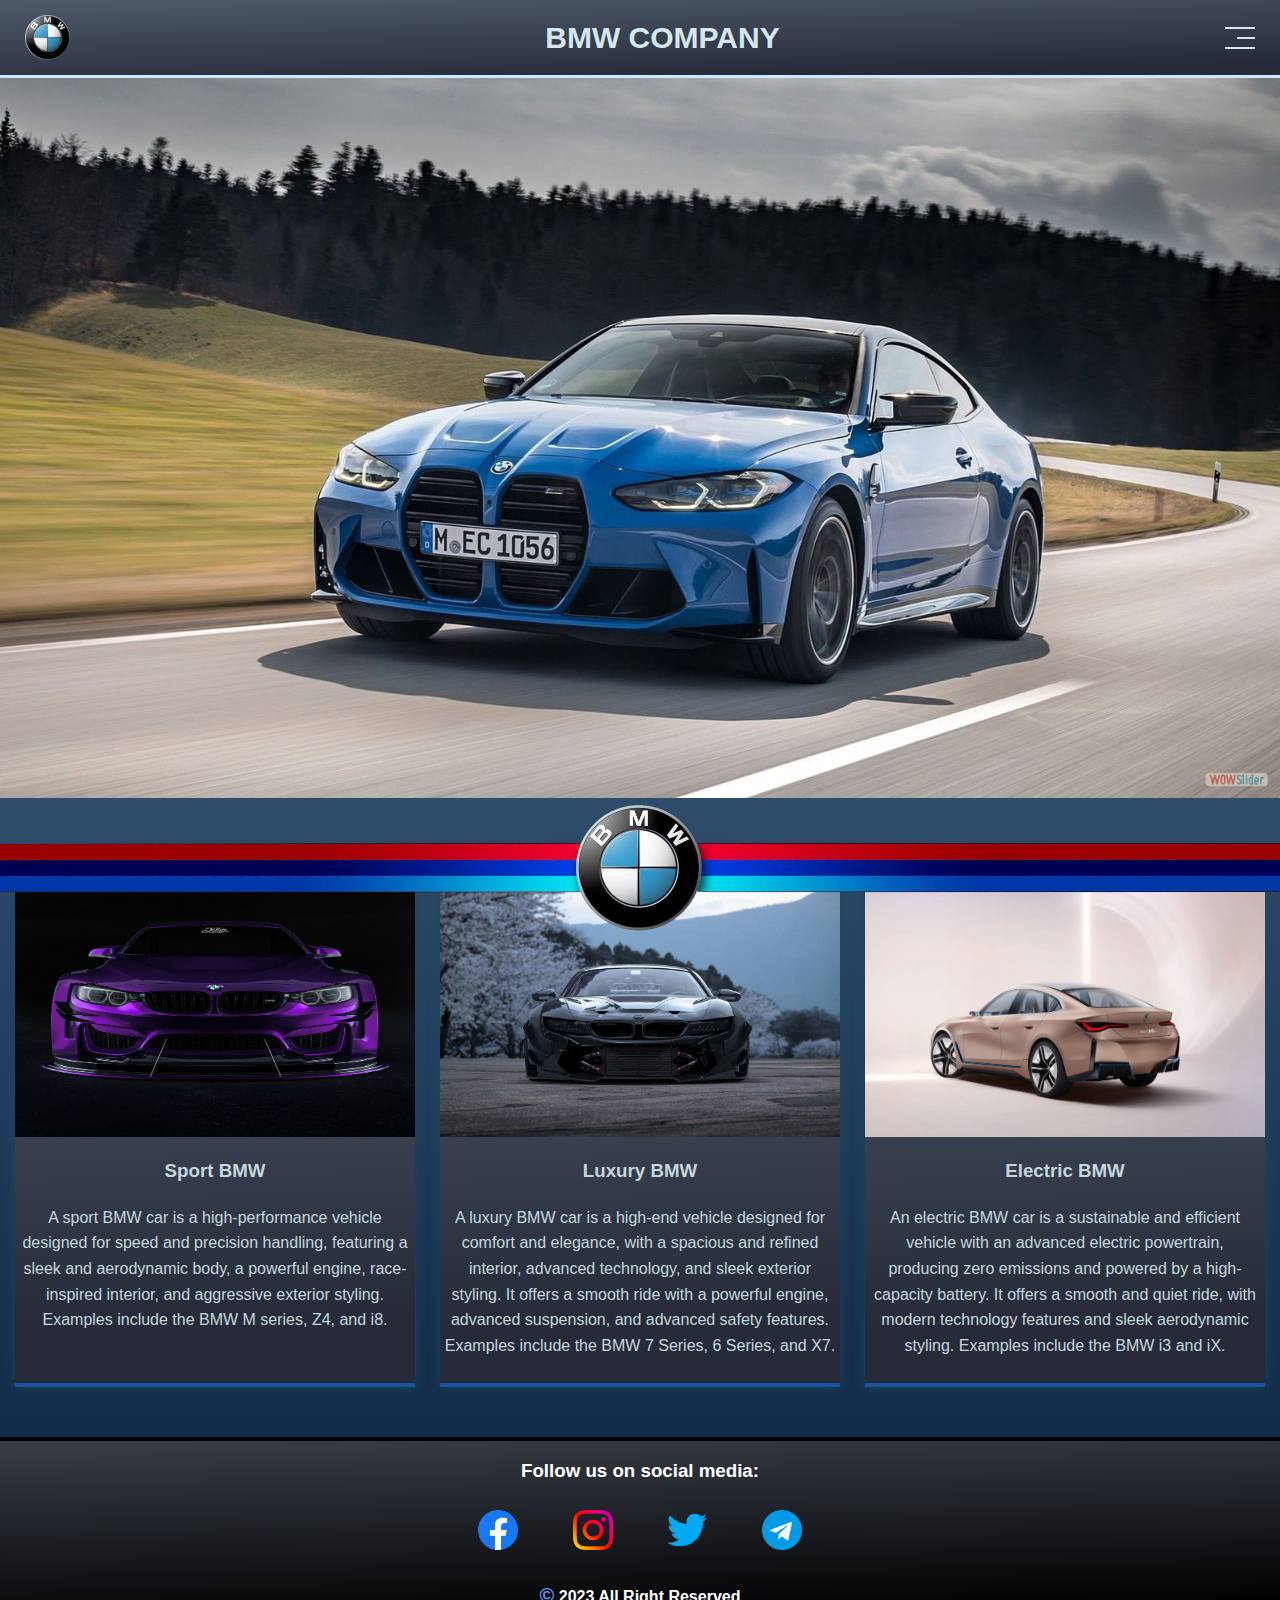
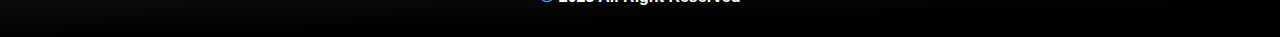
<file: index.html>
<!-- 
	This is the main page of my web site (BMW company) that have a wowslider with attractive 
	car images and then three sections every one talk about a specific category in BMW
	sports and etc. So my web site generally just talk about BMW and the categories of 
	it. It may be developed to be a store that sales all these types of cars
 -->
<!DOCTYPE html>
<html lang="en">
	<head>
		<meta charset="UTF-8">
		<meta name="viewport" content="width=device-width, initial-scale=1.0">
		<meta http-equiv="X-UA-Compatible" content="IE=edge">
		<link rel="stylesheet" href="css/style.css">
		<link rel="icon" href="imgs/bmw.ico">
		<title>BMW Comapny</title>

		<!-- Start WOWSlider.com HEAD section --> <!-- add to the <head> of your page -->
		<link rel="stylesheet" href="engine0/style.css">
		<script src="engine0/jquery.js"></script>
		<!-- End WOWSlider.com HEAD section --></head>
	<body>
		<header>
			<div>
			<img class="icon" src="imgs/bmw.ico" alt="BMW Logo">
			<h1>BMW COMPANY</h1>
			<nav>
				<span class="navshort">
					<span></span>
					<span></span>
					<span></span>
				</span>
				<ul>
					<li class="li1"><a href="pages/about.html" title="Go to about us">About Us</a></li>
					<li class="li2"><a href="pages/comments.html" title="Go to comments">Comments</a></li>
					<li class="li3"><a href="pages/car-shop.html" title="Go to car shop">Car Shop</a></li>
				</ul>
			</nav>
			</div>
		</header>
		
		<!-- Start WOWSlider.com BODY section --> <!-- add to the <body> of your page -->
		<div id="wowslider-container0">
			<div class="ws_images">
				<ul>
					<li><img src="data0/images/pxfuel_3.jpg" alt="BMW Car Image1" title="BMW Car Image1" id="wows0_0"></li>
					<li><img src="data0/images/pxfuel_2.jpg" alt="BMW Car Image2" title="BMW Car Image2" id="wows0_1"></li>
					<li><img src="data0/images/wallpaperflare.com_wallpaper.jpg" alt="BMW Car Image3" title="BMW Car Image3" id="wows0_2"></li>
					<li><img src="data0/images/pxfuel.jpg" alt="BMW Car Image4" title="BMW Car Image4" id="wows0_3"></li>
					<li><img src="data0/images/photoboardsaogg6vbdoncunsplash.jpg" alt="BMW Car Image5" title="BMW Car Image5" id="wows0_4"></li>
					<li><img src="data0/images/philippeourselzoposytt_gmunsplash.jpg" alt="BMW Car Image6" title="BMW Car Image6" id="wows0_5"></li>
					<li><img src="data0/images/artiomvallatfn5cvlpajfaunsplash.jpg" alt="BMW Car Image7" title="BMW Car Image7" id="wows0_6"></li>
					<li><img src="data0/images/9438734.jpg" alt="BMW Car Image8" title="BMW Car Image8" id="wows0_7"></li>
					<li><img src="data0/images/9766647.jpg" alt="BMW Car Image9" title="BMW Car Image9" id="wows0_8"></li>
					<li><img src="data0/images/7841588.jpg" alt="BMW Car Image10" title="BMW Car Image10" id="wows0_9"></li>
					<li><img src="data0/images/9766557.jpg" alt="BMW Car Image11" title="BMW Car Image11" id="wows0_10"></li>
					<li><img src="data0/images/9766545_1.jpg" alt="BMW Car Image12" title="BMW Car Image12" id="wows0_11"></li>
					<li><img src="data0/images/9766505.jpg" alt="BMW Car Image14" title="BMW Car Image14" id="wows0_13"></li>
					<li><img src="data0/images/9261427.jpg" alt="BMW Car Image16" title="BMW Car Image16" id="wows0_15"></li>
					<li><img src="data0/images/9766417.jpg" alt="BMW Car Image17" title="BMW Car Image17" id="wows0_16"></li>
					<li><img src="data0/images/9766414.jpg" alt="BMW Car Image18" title="BMW Car Image18" id="wows0_17"></li>
					<li><img src="data0/images/7841566.jpg" alt="BMW Car Image19" title="BMW Car Image19" id="wows0_18"></li>
					<li><img src="data0/images/pxfuel_4.jpg" alt="BMW Car Image20" title="BMW Car Image20" id="wows0_20"></li>
				</ul>
			</div>
			<div class="ws_shadow"></div>
		</div>	
		<script src="engine0/wowslider.js"></script>
		<script src="engine0/script.js"></script>
		<!-- End WOWSlider.com BODY section -->
		
		<img class="img_sect" src="imgs/pxfuel(1).png" alt="BMW M Logo">
		<main>
			<section class="sect sect_one">
				<img src="imgs/sport.jpg" alt="Sport Cars">
				<h3>Sport BMW</h3>
				<p>
					A sport BMW car is a high-performance vehicle designed for speed and precision handling, 
					featuring a sleek and aerodynamic body, a powerful engine, race-inspired interior,
					and aggressive exterior styling. Examples include the BMW M series, Z4, and i8.
				</p>
			</section>
			<section class="sect sect_two">
				<img src="imgs/luxury.jpg" alt="Luxury Cars">
				<h3>Luxury BMW</h3>
				<p>
					A luxury BMW car is a high-end vehicle designed for comfort and elegance, with a 
					spacious and refined interior, advanced technology, and sleek exterior styling. 
					It offers a smooth ride with a powerful engine, advanced suspension, 
					and advanced safety features. Examples include the BMW 7 Series, 6 Series, and X7.
				</p>
			</section>
			<section class="sect sect_three">
				<img src="imgs/electric.jpg" alt="Electric Cars">
				<h3>Electric BMW</h3>
				<p>
					An electric BMW car is a sustainable and efficient vehicle with an advanced electric powertrain,
					producing zero emissions and powered by a high-capacity battery. It offers a smooth
					and quiet ride, with modern technology features and sleek aerodynamic styling. 
					Examples include the BMW i3 and iX.
				</p>
			</section>
		</main>
		<footer>
			<h3>Follow us on social media:</h3>
			<div class="social">
				<a href="https://www.facebook.com/" title="Facebook"><img src="imgs/facebook(1).png" alt="Facebook"></a>
				<a href="https://www.instagram.com" title="Instagrm"><img src="imgs/instagram(1).png" alt="Instagrm"></a>
				<a href="https://twitter.com" title="Twitter"><img src="imgs/twitter(1).png" alt="Twitter"></a>
				<a href="https://web.telegram.org" title="Telegram"><img src="imgs/telegram(1).png" alt="Telegram"></a>
			</div>
			<h4><span>&copy;</span> 2023 All Right Reserved</h4>
		</footer>
	</body>
</html>
</file>
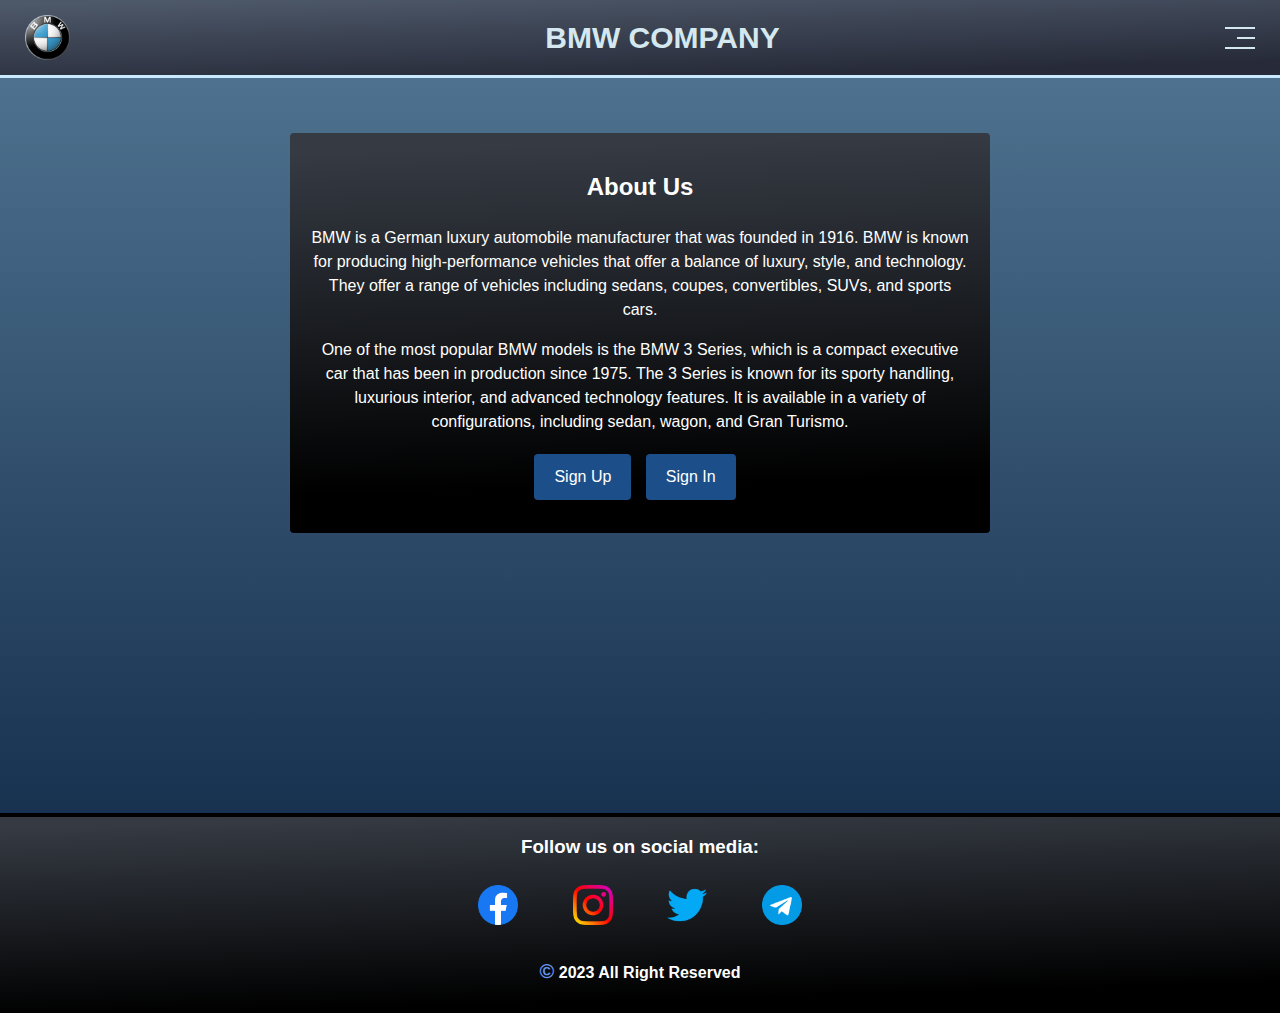
<file: pages/about.html>
<!--
  This page has information about the company in a small paragraph and two buttons 
  one if you have already account and the aother for new users if you click sing in 
  a form apear with to input form (email and password) and submit button to send info 
  and reset button and a button that lets you go back to the about us paragraph 
  ... if you do not have an account choose sing up to create a new one that you will 
  fill the requested fields
-->
<!DOCTYPE html>
<html lang="en">
  <head>
    <meta charset="UTF-8">
    <meta name="viewport" content="width=device-width, initial-scale=1.0">
    <meta http-equiv="X-UA-Compatible" content="IE=edge">
    <link rel="stylesheet" href="css/style-about.css">
    <link rel="icon" href="../imgs/bmw.ico">
    <title>About Us</title>
  </head>
  <body>
    <header>
      <div>
        <img class="icon" src="../imgs/bmw.ico" alt="BMW Logo">
        <h1>BMW COMPANY</h1>
        <nav>
          <span class="navshort">
            <span></span>
            <span></span>
            <span></span>
          </span>
          <ul>
            <li class="li1"><a href="../index.html" title="Go to home page">Home Page</a></li>
            <li class="li2"><a href="comments.html" title="Go to comments">Comments</a></li>
            <li class="li3"><a href="car-shop.html" title="Go to car shop">Car Shop</a></li>
          </ul>
        </nav>
      </div>
    </header>
    <main>
      <div class="card" id="cardj">
        <section class="Acontainer">
          <h2>About Us</h2>
          <p class="p1">
            BMW is a German luxury automobile manufacturer that was founded in 1916. 
            BMW is known for producing high-performance vehicles that offer a balance of luxury,
            style, and technology. They offer a range of vehicles including sedans, coupes, convertibles, 
            SUVs, and sports cars.
          </p>
          <p class="p2">
            One of the most popular BMW models is the BMW 3 Series, which is a compact executive
            car that has been in production since 1975. The 3 Series is known for its sporty handling,
            luxurious interior, and advanced technology features. It is available in a variety of
            configurations, including sedan, wagon, and Gran Turismo.
          </p>
          <div class="btn-container">
            <a href="#" class="btn" onclick="showForm('signup')">Sign Up</a>
            <a href="#" class="btn" onclick="showForm('signin')">Sign In</a>
          </div>
        </section>
        <div class="form-container form1" id="signupForm">
          <h2>Sing Up</h2>
          <form>
            <input type="text" placeholder="First Name" autofocus name="FirstName">
            <input type="text" placeholder="Last Name" name="LastName">
            <input type="date" name="Age">
            <input type="email" placeholder="Email" required name="Email">
            <input type="password" placeholder="Password" autocomplete="off" required name="Password" minlength="8" maxlength="20">
            <input type="password" placeholder="Confirm Password" autocomplete="off" required name="ConfirmedPassword" minlength="8" maxlength="20">
            <input type="submit" onclick="alert('Thanks for signing up')" name="signUp" value="Sign up">
            <input type="reset" value="Reset">
            <p>Have an account?<input type="button" onclick="BackToAboutUs()" value="Back"></p>
          </form>
        </div>
        <div class="form-container  form2" id="signinForm">
          <h2>Sing In</h2>
          <form>
            <input type="email" placeholder="Email" required name="Email">
            <input type="password" placeholder="Password" autocomplete="off" required name="Password" minlength="8" maxlength="20">
            <input type="submit" onclick="alert('Thanks for signing in')" name="signIn" value="Sign in">
            <input type="reset" value="Reset">
            <p>Have no account?<input type="button" onclick="BackToAboutUs()" value="Back"></p>
          </form>
        </div> 
      </div>    
    </main>
    <footer>
      <h3>Follow us on social media:</h3>
      <div class="social">
        <a href="https://www.facebook.com/" title="Facebook"><img src="../imgs/facebook(1).png" alt="Facebook"></a>
        <a href="https://www.instagram.com" title="Instagrm"><img src="../imgs/instagram(1).png" alt="Instagrm"></a>
        <a href="https://twitter.com" title="Twitter"><img src="../imgs/twitter(1).png" alt="Twitter"></a>
        <a href="https://web.telegram.org" title="Telegram"><img src="../imgs/telegram(1).png" alt="Telegram"></a>
      </div>
      <h4><span>&copy;</span> 2023 All Right Reserved</h4>
    </footer>
    <script>
      function showForm(formName) {
        var signupForm = document.getElementById('signupForm');
        var signinForm = document.getElementById('signinForm');
        var cardj = document.getElementById('cardj');

        if (formName === 'signup') {
          signupForm.style.display = 'block';  
          signinForm.style.display = 'none';
          cardj.style.transform = 'rotateY(180deg)';
        } 
        
        else if (formName === 'signin') {
          signinForm.style.display = 'block'; 
          signupForm.style.display = 'none';
          cardj.style.transform = 'rotateY(180deg)';
        }
      }

      function BackToAboutUs() {
        var cardj = document.getElementById('cardj');
        cardj.style.transform = 'rotateY(0deg)';
      }
    </script>
  </body>
</html>
</file>
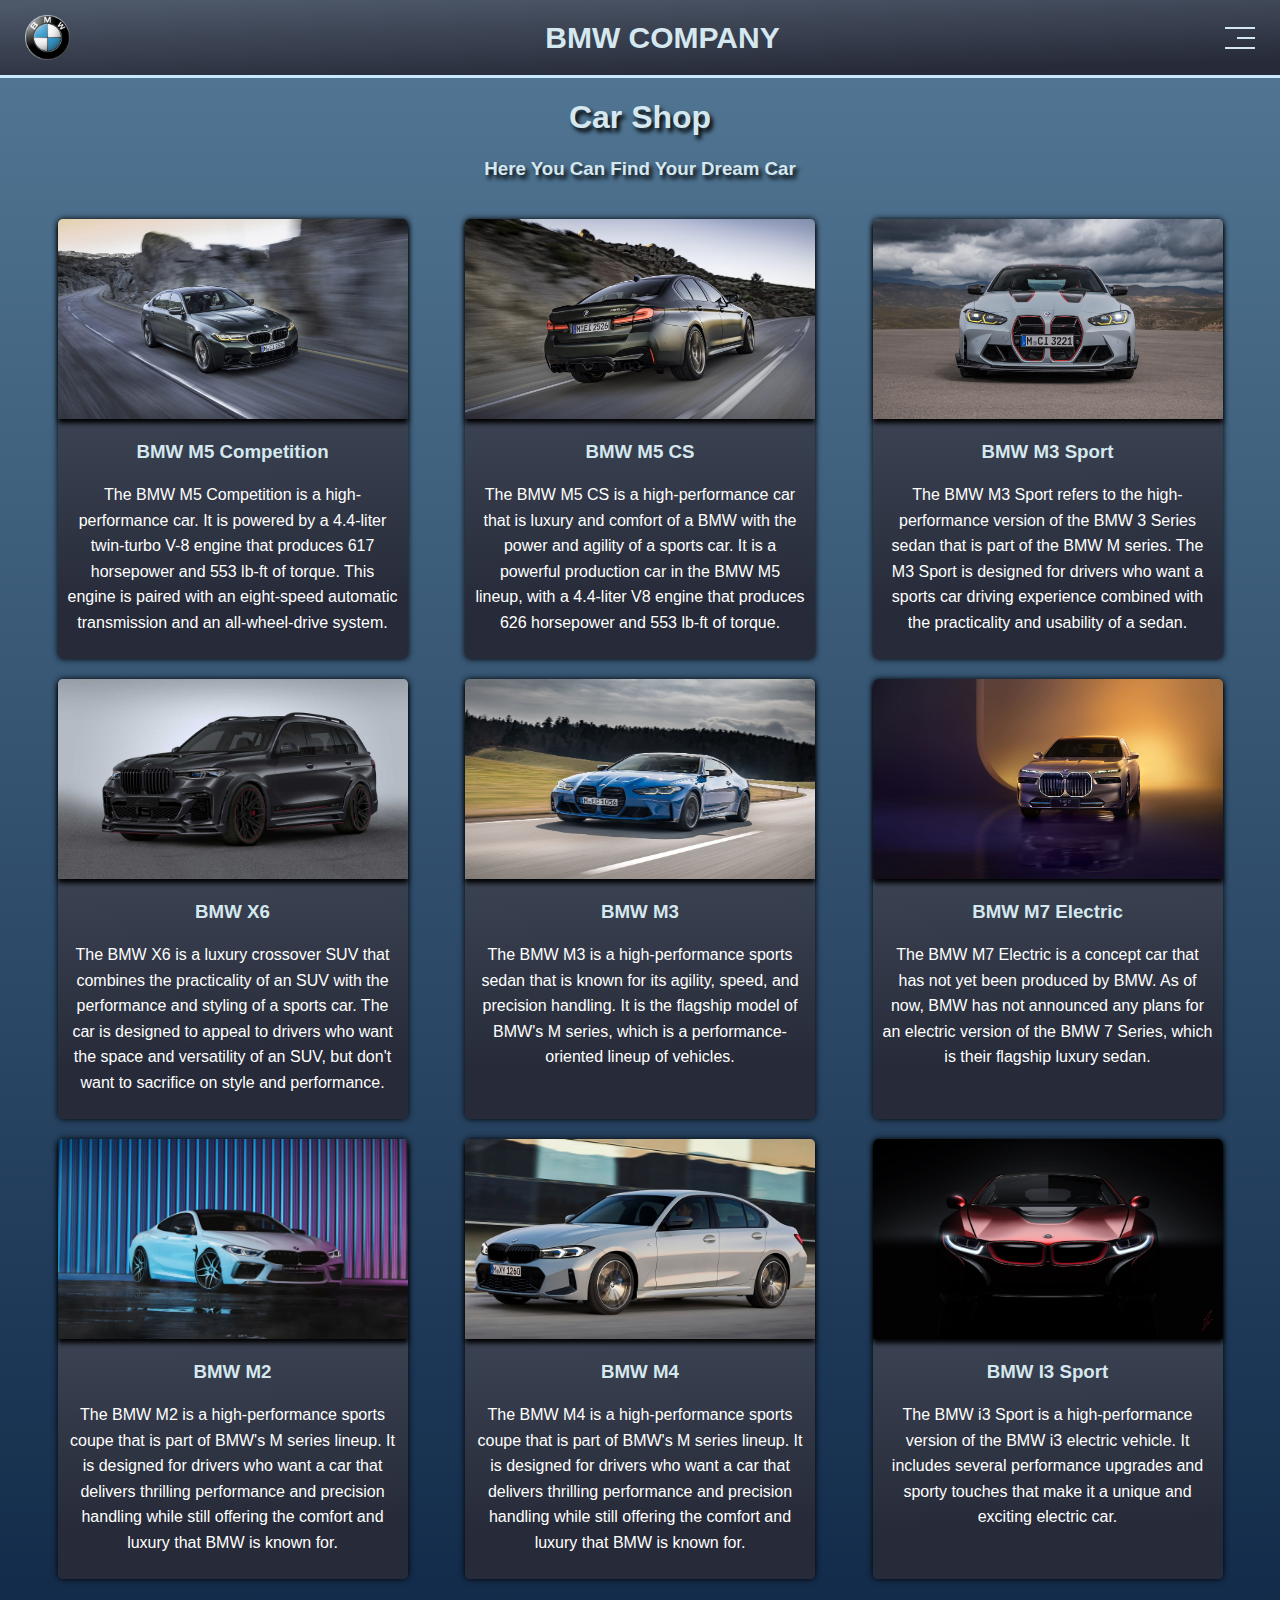
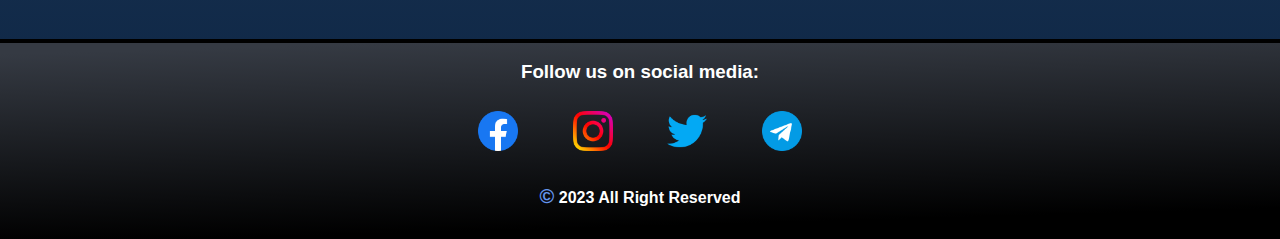
<file: pages/car-shop.html>
<!-- 
  In this page I have mentioned some cars with the there speceficatoins 
  so when I enable the store it will be this page
 -->
<!DOCTYPE html>
<html lang="en">
  <head>
    <meta charset="UTF-8">
    <meta name="viewport" content="width=device-width, initial-scale=1.0">
    <meta http-equiv="X-UA-Compatible" content="IE=edge">
    <title>Car Shop</title>
    <link rel="stylesheet" href="css/car-shop.css">
    <link rel="icon" href="../imgs/bmw.ico">
  </head>
  <body>
    <header>
      <div>
        <img class="icon" src="../imgs/bmw.ico" alt="BMW Logo">
        <h1>BMW COMPANY</h1>
        <nav>
          <span class="navshort">
            <span></span>
            <span></span>
            <span></span>
          </span>
          <ul>
            <li class="li1"><a href="../index.html">Home Page</a></li>
            <li class="li2"><a href="about.html">About Us</a></li>
            <li class="li3"><a href="comments.html">Comments</a></li>
          </ul>
        </nav>
        </div>
    </header>
    <h1 class="head">Car Shop</h1>
    <h3 class="head-des">Here You Can Find Your Dream Car</h3>
    <main>
      <div class="car car1">
        <img src="shop-imgs/7841566.jpg" alt="BMW M5 Competition">
        <h3>BMW M5 Competition</h3>
        <p>
          The BMW M5 Competition is a high-performance car. It is powered by a 4.4-liter twin-turbo V-8 engine that produces 617 horsepower and 553 lb-ft of torque. This engine is paired with an eight-speed automatic transmission and an all-wheel-drive system.
        </p>
      </div>
      <div class="car car2">
        <img src="shop-imgs/7841588.jpg" alt="BMW M5 CS">
        <h3>BMW M5 CS</h3>
        <p>
          The BMW M5 CS is a high-performance car that is luxury and comfort of a BMW with the power and agility of a sports car. It is a powerful production car in the BMW M5 lineup, with a 4.4-liter V8 engine that produces 626 horsepower and 553 lb-ft of torque.
        </p>
      </div>
      <div class="car car3">
        <img src="shop-imgs/9261427.jpg" alt="BMW M3">
        <h3>BMW M3 Sport</h3>
        <p>
          The BMW M3 Sport refers to the high-performance version of the BMW 3 Series sedan that is part of the BMW M series. The M3 Sport is designed for drivers who want a sports car driving experience combined with the practicality and usability of a sedan.
        </p>
      </div>
      <div class="car car4">
        <img src="shop-imgs/wallpaperflare.com_wallpaper.jpg" alt="BMW X6">
        <h3>BMW X6</h3>
        <p>
          The BMW X6 is a luxury crossover SUV that combines the practicality of an SUV with the performance and styling of a sports car. The car is designed to appeal to drivers who want the space and versatility of an SUV, but don't want to sacrifice on style and performance.
        </p>
      </div>
      <div class="car car5">
        <img src="shop-imgs/9766414.jpg" alt="BMW M3">
        <h3>BMW M3</h3>
        <p>
          The BMW M3 is a high-performance sports sedan that is known for its agility, speed, and precision handling. It is the flagship model of BMW's M series, which is a performance-oriented lineup of vehicles.
        </p>
      </div>
      <div class="car car6">
        <img src="shop-imgs/9766480.jpg" alt="BMW M7 Electric">
        <h3>BMW M7 Electric</h3>
        <p>
          The BMW M7 Electric is a concept car that has not yet been produced by BMW. As of now, BMW has not announced any plans for an electric version of the BMW 7 Series, which is their flagship luxury sedan.
        </p>
      </div>
      <div class="car car7">
        <img src="shop-imgs/9766505.jpg" alt="BMW M2">
        <h3>BMW M2</h3>
        <p>
          The BMW M2 is a high-performance sports coupe that is part of BMW's M series lineup. It is designed for drivers who want a car that delivers thrilling performance and precision handling while still offering the comfort and luxury that BMW is known for.
        </p>
      </div>
      <div class="car car8">
        <img src="shop-imgs/9766545(1).jpg" alt="BMW M4">
        <h3>BMW M4</h3>
        <p>
          The BMW M4 is a high-performance sports coupe that is part of BMW's M series lineup. It is designed for drivers who want a car that delivers thrilling performance and precision handling while still offering the comfort and luxury that BMW is known for.
        </p>
      </div>
      <div class="car car9">
        <img src="shop-imgs/pxfuel(3).jpg" alt="BMW I3 Sport">
        <h3>BMW I3 Sport</h3>
        <p>
          The BMW i3 Sport is a high-performance version of the BMW i3 electric vehicle. It includes several performance upgrades and sporty touches that make it a unique and exciting electric car.
        </p>
      </div>
    </main>
    <footer>
      <h3>Follow us on social media:</h3>
      <div class="social">
        <a href="https://www.facebook.com/"><img src="../imgs/facebook(1).png" alt="Facebook"></a>
        <a href="https://www.instagram.com"><img src="../imgs/instagram(1).png" alt="Instagrm"></a>
        <a href="https://twitter.com"><img src="../imgs/twitter(1).png" alt="Twitter"></a>
        <a href="https://web.telegram.org"><img src="../imgs/telegram(1).png" alt="Telegram"></a>
      </div>
      <h4><span>&copy;</span> 2023 All Right Reserved</h4>
    </footer>
  </body>
</html>
</file>
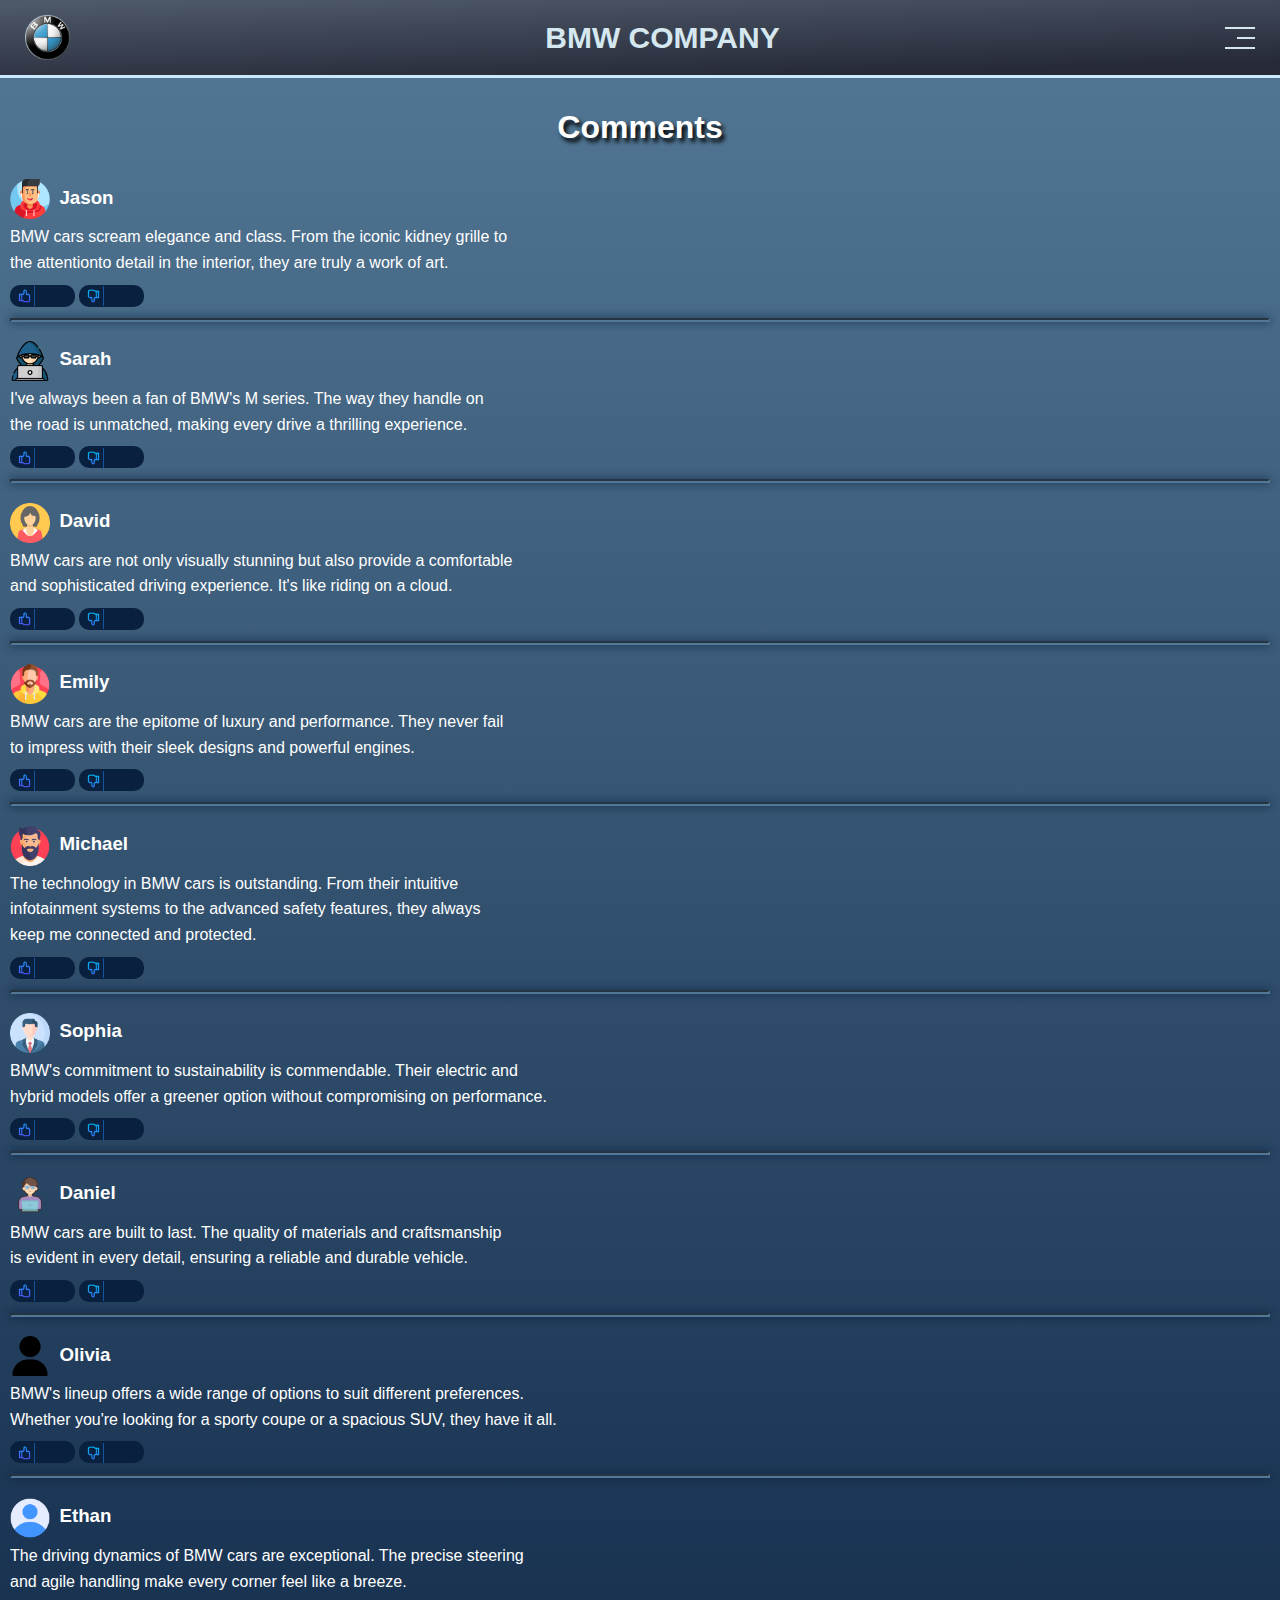
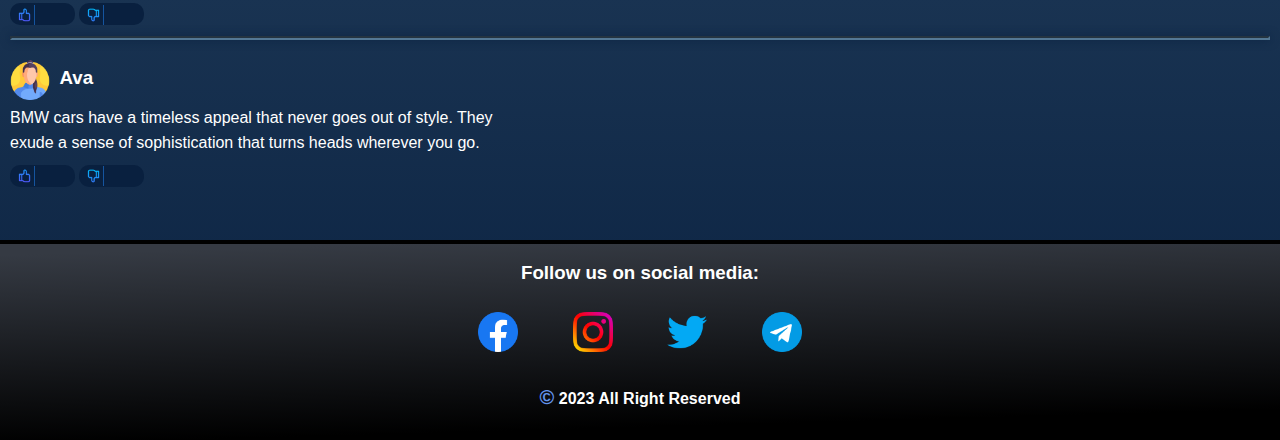
<file: pages/comments.html>
<!-- 
  This page shows the comments of some people and you add likes and dislikes for
  every one 
 -->
<!DOCTYPE html>
<html lang="en">
  <head>
    <meta charset="UTF-8">
    <meta name="viewport" content="width=device-width, initial-scale=1.0">
    <meta http-equiv="X-UA-Compatible" content="IE=edge">
    <title>Comments</title>
    <link rel="stylesheet" href="css/comment.css">
    <link rel="icon" href="../imgs/bmw.ico">
  </head>
  <body>
    <header>
      <div>
        <img class="icon" src="../imgs/bmw.ico" alt="BMW Logo">
        <h1>BMW COMPANY</h1>
        <nav>
          <span class="navshort">
            <span></span>
            <span></span>
            <span></span>
          </span>
          <ul>
            <li class="li1"><a href="../index.html">Home Page</a></li>
            <li class="li2"><a href="about.html">About Us</a></li>
            <li class="li3"><a href="car-shop.html">Car Shop</a></li>
          </ul>
        </nav>
        </div>
    </header>
    <main>
      <h1>Comments</h1>
      <section class="com1">
        <img class="logo" src="comment-icons/gamer.png" alt="Logo">
        <h3>Jason</h3>
        <p>
          BMW cars scream elegance and class. From the iconic kidney grille to <br>
          the attentionto detail in the interior, they are truly a work of art.
        </p>
        <button class="like"><img src="../imgs/like.png" alt="like"><span class="likeCounter"></span></button>
        <button class="dislike"><img src="../imgs/dislike.png" alt="dislike"><span class="dislikeCounter"></span></button>
      </section>
      <hr>
      <section class="com2">
        <img class="logo" src="comment-icons/hacker.png" alt="Logo">
        <h3>Sarah</h3>
        <p>
          I've always been a fan of BMW's M series. The way they handle on <br>
          the road is unmatched, making every drive a thrilling experience.
        </p>
        <button class="like"><img src="../imgs/like.png" alt="like"><span class="likeCounter"></span></button>
        <button class="dislike"><img src="../imgs/dislike.png" alt="dislike"><span class="dislikeCounter"></span></button>
      </section>
      <hr>
      <section class="com3">
        <img class="logo" src="comment-icons/human.png" alt="Logo">
        <h3>David</h3>
        <p>
          BMW cars are not only visually stunning but also provide a comfortable <br>
          and sophisticated driving experience. It's like riding on a cloud.
        </p>
        <button class="like"><img src="../imgs/like.png" alt="like"><span class="likeCounter"></span></button>
        <button class="dislike"><img src="../imgs/dislike.png" alt="dislike"><span class="dislikeCounter"></span></button>
      </section>
      <hr>
      <section class="com4">
        <img class="logo" src="comment-icons/man(1).png" alt="Logo">
        <h3>Emily</h3>
        <p>
          BMW cars are the epitome of luxury and performance. They never fail <br>
          to impress with their sleek designs and powerful engines.
        </p>
        <button class="like"><img src="../imgs/like.png" alt="like"><span class="likeCounter"></span></button>
        <button class="dislike"><img src="../imgs/dislike.png" alt="dislike"><span class="dislikeCounter"></span></button>
      </section>
      <hr>
      <section class="com5">
        <img class="logo" src="comment-icons/man.png" alt="Logo">
        <h3>Michael</h3>
        <p>
          The technology in BMW cars is outstanding. From their intuitive <br>
          infotainment systems to the advanced safety features, they always <br>
          keep me connected and protected.
        </p>
        <button class="like"><img src="../imgs/like.png" alt="like"><span class="likeCounter"></span></button>
        <button class="dislike"><img src="../imgs/dislike.png" alt="dislike"><span class="dislikeCounter"></span></button>
      </section>
      <hr>
      <section class="com6">
        <img class="logo" src="comment-icons/profile.png" alt="Logo">
        <h3>Sophia</h3>
        <p>
          BMW's commitment to sustainability is commendable. Their electric and<br>
          hybrid models offer a greener option without compromising on performance.
        </p>
        <button class="like"><img src="../imgs/like.png" alt="like"><span class="likeCounter"></span></button>
        <button class="dislike"><img src="../imgs/dislike.png" alt="dislike"><span class="dislikeCounter"></span></button>
      </section>
      <hr>
      <section class="com7">
        <img class="logo" src="comment-icons/user(1).png" alt="Logo">
        <h3>Daniel</h3>
        <p>
          BMW cars are built to last. The quality of materials and craftsmanship <br>
          is evident in every detail, ensuring a reliable and durable vehicle.
        </p>
        <button class="like"><img src="../imgs/like.png" alt="like"><span class="likeCounter"></span></button>
        <button class="dislike"><img src="../imgs/dislike.png" alt="dislike"><span class="dislikeCounter"></span></button>
      </section>
      <hr>
      <section class="com8">
        <img class="logo" src="comment-icons/user(2).png" alt="Logo">
        <h3>Olivia</h3>
        <p>
          BMW's lineup offers a wide range of options to suit different preferences. <br>
          Whether you're looking for a sporty coupe or a spacious SUV, they have it all.
        </p>
        <button class="like"><img src="../imgs/like.png" alt="like"><span class="likeCounter"></span></button>
        <button class="dislike"><img src="../imgs/dislike.png" alt="dislike"><span class="dislikeCounter"></span></button>
      </section>
      <hr>
      <section class="com9">
        <img class="logo" src="comment-icons/user.png" alt="Logo">
        <h3>Ethan</h3>
        <p>
          The driving dynamics of BMW cars are exceptional. The precise steering <br>
          and agile handling make every corner feel like a breeze.
        </p>
        <button class="like"><img src="../imgs/like.png" alt="like"><span class="likeCounter"></span></button>
        <button class="dislike"><img src="../imgs/dislike.png" alt="dislike"><span class="dislikeCounter"></span></button>
      </section>
      <hr>
      <section class="com10">
        <img class="logo" src="comment-icons/woman.png" alt="Logo">
        <h3>Ava</h3>
        <p>
          BMW cars have a timeless appeal that never goes out of style. They <br>
          exude a sense of sophistication that turns heads wherever you go.
        </p>
        <button class="like"><img src="../imgs/like.png" alt="like"><span class="likeCounter"></span></button>
        <button class="dislike"><img src="../imgs/dislike.png" alt="dislike"><span class="dislikeCounter"></span></button>
      </section>
    </main>
    <footer>
      <h3>Follow us on social media:</h3>
      <div class="social">
        <a href="https://www.facebook.com/"><img src="../imgs/facebook(1).png" alt="Facebook"></a>
        <a href="https://www.instagram.com"><img src="../imgs/instagram(1).png" alt="Instagrm"></a>
        <a href="https://twitter.com"><img src="../imgs/twitter(1).png" alt="Twitter"></a>
        <a href="https://web.telegram.org"><img src="../imgs/telegram(1).png" alt="Telegram"></a>
      </div>
      <h4><span>&copy;</span> 2023 All Right Reserved</h4>
    </footer>
    <script>
      const like = document.getElementsByClassName("like");
      const dislike = document.getElementsByClassName("dislike");
      const likeCounter = document.getElementsByClassName("likeCounter");
      const dislikeCounter = document.getElementsByClassName("dislikeCounter");
  
      const likes = Array.from(like);
      const dislikes = Array.from(dislike);
      const likesCounter = Array.from(likeCounter);
      const dislikesCounter = Array.from(dislikeCounter);
  
      const countLikes = likesCounter.map(() => 0);
      const countDislikes = dislikesCounter.map(() => 0);
  
      likes.forEach((button, index) => {
      button.addEventListener("click", () => {
        countLikes[index]++;
        likesCounter[index].textContent = countLikes[index];
      });
      });
  
      dislikes.forEach((button, index) => {
      button.addEventListener("click", () => {
        countDislikes[index]++;
        dislikesCounter[index].textContent = countDislikes[index];
      });
      });
    </script>
  </body>
</html>
</file>
<file: css/style.css>
body {
  font-family: Arial, Helvetica, sans-serif;
  background-image: linear-gradient(to top, #09203f 0%, #537895 100%);
  margin: 0px;
}

html {
  scroll-behavior: smooth;
}

* {
  box-sizing: border-box;
}

header img {
  width: 65px;
  height: 65px;
  padding: 10px;
  margin: auto;
  margin-left: 10px;
}

header {
  padding: 5px;
  border-bottom: 3px solid #CAE9FF;
  background-image: linear-gradient( 178.4deg,  rgba(77,88,105,1) 4.8%, rgba(39,43,57,1) 86.7% );
}

header div {
  display: flex;
  justify-content: space-between;
  align-items: center;
}

header h1 {
  margin: auto;
  margin-left: 0px;
  color: #d5e8ef;
  font-size: 30px;
}

header nav {
  position: relative;
  width: 30px;
  right: 20px;
  top: 4px;
}

header nav .navshort {
  width: 30px;
  height: 30px;
  display: flex;
  flex-wrap: wrap;
  justify-content: flex-end;
}

header nav .navshort span {
  background-color: #d5e8ef;
  margin-bottom: 5px;
  height: 2.5px;
}

header nav .navshort span:first-child {
  width: 100%;
}

header nav .navshort span:nth-child(2) {
  width: 60%;
  transition: 0.5s;
}

header nav:hover .navshort span:nth-child(2) {
  width: 100%;
}

header nav .navshort span:last-child {
  width: 100%;
}

header nav ul {
  display: none;
  position: absolute;
  list-style: none;
  margin: 0px;
  padding: 0px;
  background-image: linear-gradient( 178.4deg,  rgba(77,88,105,1) 4.8%, rgba(39,43,57,1) 86.7% );
  right: 0;
  width: 150px;
  top: 35px;
  z-index: 100;
  border-right: 3px solid #15559f;
}

header nav ul::before {
  content: "";
  border-width: 10px;
  border-style: solid;
  border-color: transparent transparent #d5e8ef transparent;
  position: absolute;
  right: 5px;
  top: -20px;
}

header nav:hover ul {
  display: block;
}

header nav ul li:not(:last-child) a {
  border-bottom: 1px solid #d5e8ef;
}

header nav ul li {
  list-style: none;
  text-align: center;
}

header nav ul li a {
  color: #d5e8ef;
  text-decoration: none;
  font-size: 20px;
  font-weight: bold;
  display: block;
  padding: 15px;
  transition: 0.5s;
}

header nav ul li a:hover {
  padding-left: 20px;
}

.img_sect {
  margin-top: -10px;
  width: 100%;
  position: relative;
  z-index: 2;
}

main {
  position: relative;
  display: flex;
  margin-top: -70px;
  text-align: center;
  color: #c5d7dd;
  justify-content: space-evenly;
  z-index: 1;
  flex-wrap: wrap;
}

.sect img {
  height: 250px;
  width: 400px;
}

.sect {
  background-image: linear-gradient( 178.4deg,  rgba(77,88,105,1) 4.8%, rgba(39,43,57,1) 86.7% );
  width: 400px;
  height: 500px;
  box-shadow: 0px 0px 10px #1a4757;
  margin: 10px;
  border-bottom: 4px solid #15559f;
}

.sect p {
  padding: 4px;
  line-height: 1.6;
}

footer {
  color:white;
  height: 200px;
  width: 100%;
  text-align: center;
  display: grid;
  background-image: linear-gradient( 178.4deg,  rgb(53, 58, 67) 4.8%, rgb(0, 0, 0) 86.7% );
  margin-top: 40px;
  border-top: 4px solid black;
}

footer div a img {
  height: 40px;
  width: 40px;
  transition-duration: .2s;
  transition-delay: 50ms;
}

footer div a {
  margin-top: -50px;
}

footer div a:not(:first-child) {
  padding-left: 50px;
}

footer div a img:hover {
  transform: translate3d(0px,-10px,50px);
}

footer h4 span {
  color: cornflowerblue;
  font-size: 20px;
}

@media (max-width: 768px) {
  header img {
    width: 50px;
    height: 50px;
  }

  header h1 {
    font-size: 25px;
  }

  header nav {
    right: 10px;
    top: 2px;
  }

  header nav .navshort span {
    margin-bottom: 3px;
    height: 2px;
  }

  header nav .navshort span:nth-child(2) {
    width: 50%;
  }

  header nav ul {
    width: 120px;
    top: 30px;
  }

  header nav ul::before {
    right: 3px;
    top: -15px;
  }

  header nav ul li a {
    font-size: 18px;
    padding: 12px;
  }

  main {
    margin-top: -48px;
  }

  .img_sect {
    margin-top: 0px;
  }

  .sect img {
    height: 200px;
    width: 360px;
  }

  .sect {
    width: 360px;
    height: 460px;
    margin: 14px
  }

  footer div a img {
    height: 30px;
    width: 30px;
  }

  footer div a:not(:first-child) {
    padding-left: 30px;
  }

  footer h4 span {
    font-size: 18px;
  }
}

@media (max-width: 480px) {
  header img {
    width: 40px;
    height: 40px;
  }

  header h1 {
    font-size: 20px;
  }

  header nav {
    right: -2px;
    top: 1px;
  }

  header nav .navshort {
    width: 25px;
    height: 25px;
  }

  header nav .navshort span {
    margin-bottom: 2px;
    height: 1.5px;
  }

  header nav .navshort span:nth-child(2) {
    width: 40%;
  }

  header nav ul {
    width: 100px;
    top: 38px;
  }

  header nav ul::before {
    right: 2px;
    top: -22px;
  }

  header nav ul li a {
    font-size: 16px;
    padding: 10px;
  }

  main {
    margin-top: -27px;
  }

  .img_sect {
    margin-top: 0px;
  }

  .sect img {
    height: 185px;
    width: 330px;
  }

  .sect {
    width: 330px;
    height: 465px;
    margin: 6px;
  }

  footer div a img {
    height: 25px;
    width: 25px;
  }

  footer div a:not(:first-child) {
    padding-left: 25px;
  }

  footer h4 span {
    font-size: 16px;
  }
}

@media (max-width: 320px)
{
  .sect {
    width: 250px;
    height: 465px;
    overflow: hidden;
  }

  .sect img {
    height: 185px;
    width: 250px;
  }

  footer h3 {
    font-size: 18px;
  }

  footer h4 {
    font-size: 13px;
  }
}
</file>
<file: engine0/style.css>
/*
 *	generated by WOW Slider 9.0
 *	template Absent
 */
@import url(https://fonts.googleapis.com/css?family=Slabo+27px&subset=latin,latin-ext);
#wowslider-container0 { 
	display: table;
	zoom: 1; 
	position: relative;
	width: 100%;
	max-width: 100%;
	max-height:720px;
	margin:0px auto 0px;
	z-index:90;
	text-align:left; /* reset align=center */
	font-size: 10px;
	text-shadow: none; /* fix some user styles */

	/* reset box-sizing (to boostrap friendly) */
	-webkit-box-sizing: content-box;
	-moz-box-sizing: content-box;
	box-sizing: content-box; 
}
* html #wowslider-container0{ width:1280px }
#wowslider-container0 .ws_images ul{
	position:relative;
	width: 10000%; 
	height:100%;
	left:0;
	list-style:none;
	margin:0;
	padding:0;
	border-spacing:0;
	overflow: visible;
	/*table-layout:fixed;*/
}
#wowslider-container0 .ws_images ul li{
	position: relative;
	width:1%;
	height:100%;
	line-height:0; /*opera*/
	overflow: hidden;
	float:left;
	/*font-size:0;*/
	padding:0 0 0 0 !important;
	margin:0 0 0 0 !important;
}

#wowslider-container0 .ws_images{
	position: relative;
	left:0;
	top:0;
	height:100%;
	max-height:720px;
	max-width: 100%;
	vertical-align: top;
	border:none;
	overflow: hidden;
}
#wowslider-container0 .ws_images ul a{
	width:100%;
	height:100%;
	max-height:720px;
	display:block;
	color:transparent;
}
#wowslider-container0 img{
	max-width: none !important;
}
#wowslider-container0 .ws_images .ws_list img,
#wowslider-container0 .ws_images > div > img{
	width:100%;
	border:none 0;
	max-width: none;
	padding:0;
	margin:0;
}
#wowslider-container0 .ws_images > div > img {
	max-height:720px;
}

#wowslider-container0 .ws_images iframe {
	position: absolute;
	z-index: -1;
}

#wowslider-container0 .ws-title > div {
	display: inline-block !important;
}

#wowslider-container0 a{ 
	text-decoration: none; 
	outline: none; 
	border: none; 
	visibility: hidden;
}

#wowslider-container0  .ws_bullets { 
	float: left;
	position:absolute;
	z-index:70;
}
#wowslider-container0  .ws_bullets div{
	position:relative;
	float:left;
	font-size: 0px;
}
/* compatibility with Joomla styles */
#wowslider-container0  .ws_bullets a {
	line-height: 0;
}

#wowslider-container0  .ws_script{
	display:none;
}
#wowslider-container0 sound, 
#wowslider-container0 object{
	position:absolute;
}

/* prevent some of users reset styles */
#wowslider-container0 .ws_effect {
	position: static;
	width: 100%;
	height: 100%;
}

#wowslider-container0 .ws_photoItem {
	border: 2em solid #fff;
	margin-left: -2em;
	margin-top: -2em;
}
#wowslider-container0 .ws_cube_side {
	background: #A6A5A9;
}


#wowslider-container0.ws_gestures {
	cursor: -webkit-grab;
	cursor: -moz-grab;
	cursor: url("[data-uri]"), move;
}
#wowslider-container0.ws_gestures.ws_grabbing {
	cursor: -webkit-grabbing;
	cursor: -moz-grabbing;
	cursor: url("[data-uri]"), move;
}

/* hide controls when video start play */
#wowslider-container0.ws_video_playing .ws_bullets,
#wowslider-container0.ws_video_playing .ws_fullscreen,
#wowslider-container0.ws_video_playing .ws_next,
#wowslider-container0.ws_video_playing .ws_prev {
	display: none;
}


/* youtube/vimeo buttons */
#wowslider-container0 .ws_video_btn {
	position: absolute;
	display: none;
	cursor: pointer;
	top: 0;
	left: 0;
	width: 100%;
	height: 100%;
	z-index: 55;
}
#wowslider-container0 .ws_video_btn.ws_youtube,
#wowslider-container0 .ws_video_btn.ws_vimeo {
	display: block;
}
#wowslider-container0 .ws_video_btn div {
	position: absolute;
	background-image: url(./playvideo.png);
	background-size: 200%;
	top: 50%;
	left: 50%;
	width: 7em;
	height: 5em;
	margin-left: -3.5em;
	margin-top: -2.5em;
}
#wowslider-container0 .ws_video_btn.ws_youtube div {
	background-position: 0 0;
}
#wowslider-container0 .ws_video_btn.ws_youtube:hover div {
	background-position: 100% 0;
}
#wowslider-container0 .ws_video_btn.ws_vimeo div {
	background-position: 0 100%;
}
#wowslider-container0 .ws_video_btn.ws_vimeo:hover div {
	background-position: 100% 100%;
}

#wowslider-container0 .ws_playpause.ws_hide {
	display: none !important;
}
/* bullets */
#wowslider-container0 .ws_bullets a { 
	position: relative;
	display: inline-block;
	margin: 0 2px;
	padding: 6px;
	width: 0;
	border-radius: 50%;
	background: rgba(0, 0, 0, 0);
	-webkit-box-shadow: inset 0 0 0 1px #fff;
	box-shadow: inset 0 0 0 1px #fff;
}
#wowslider-container0 .ws_bullets a.ws_selbull {
	background: #fff;
	-webkit-box-shadow: none;
	box-shadow: none;
}

/* arrows */
#wowslider-container0 a.ws_next,
#wowslider-container0 a.ws_prev {
	position:absolute;
	z-index:60;
	overflow: hidden;
	width: 15%;
	height: 100%;
	top: 0;
	opacity: .5;
}
#wowslider-container0 a.ws_next {
	left: 85%;
	cursor: url('[data-uri]') 20 20, move;
}
#wowslider-container0 a.ws_prev {
	left: 0;
	cursor: url('[data-uri]') 20 20, move;
}


/*playpause*/
#wowslider-container0 .ws_playpause {
	position:absolute;
	top: 0;
	bottom: 40px;
	left: 42.5%;
	width: 15%;
	z-index: 59;
}
#wowslider-container0 .ws_pause {
	cursor: url('[data-uri]') 20 20, pointer;
}
#wowslider-container0 .ws_play {
	cursor: url('[data-uri]') 20 20, pointer;
}/* bottom center */
#wowslider-container0  .ws_bullets {
	bottom:10px;
	left:50%;
}
#wowslider-container0  .ws_bullets div{
	left:-50%;
}
#wowslider-container0 .ws_bulframe span{
	visibility: visible;
	opacity: 1;
	position: absolute;
	width: 0; 
	height: 0; 
	border-left: 5px solid transparent;
	border-right: 5px solid transparent;
	border-top: 5px solid #fff;

	bottom:-6px;
	margin-left:-2px;
	left:43px;
}#wowslider-container0 .ws-title{
	position: absolute;
	background: none;
	font: 2.4em 'Slabo 27px', serif;
	color:#fff;
	text-shadow: 0 1px 2px rgba(0, 0, 0, 0.6);
	bottom: 50px;
	top: auto;
	opacity: 1;
	text-align: center;

	width: 100%;
	padding-left: 20%;
	padding-right: 20%;
	-webkit-box-sizing: border-box;
	-moz-box-sizing: border-box;
	box-sizing: border-box;

	z-index: 50;
}
#wowslider-container0 .ws-title div{
    margin-top: 0.5em;
	font-size: 0.542em;
}#wowslider-container0 .ws_images > ul{
	animation: wsBasic 84s infinite;
	-moz-animation: wsBasic 84s infinite;
	-webkit-animation: wsBasic 84s infinite;
}
@keyframes wsBasic{0%{left:-0%} 2.38%{left:-0%} 4.76%{left:-100%} 7.14%{left:-100%} 9.52%{left:-200%} 11.9%{left:-200%} 14.29%{left:-300%} 16.67%{left:-300%} 19.05%{left:-400%} 21.43%{left:-400%} 23.81%{left:-500%} 26.19%{left:-500%} 28.57%{left:-600%} 30.95%{left:-600%} 33.33%{left:-700%} 35.71%{left:-700%} 38.1%{left:-800%} 40.48%{left:-800%} 42.86%{left:-900%} 45.24%{left:-900%} 47.62%{left:-1000%} 50%{left:-1000%} 52.38%{left:-1100%} 54.76%{left:-1100%} 57.14%{left:-1200%} 59.52%{left:-1200%} 61.9%{left:-1300%} 64.29%{left:-1300%} 66.67%{left:-1400%} 69.05%{left:-1400%} 71.43%{left:-1500%} 73.81%{left:-1500%} 76.19%{left:-1600%} 78.57%{left:-1600%} 80.95%{left:-1700%} 83.33%{left:-1700%} 85.71%{left:-1800%} 88.1%{left:-1800%} 90.48%{left:-1900%} 92.86%{left:-1900%} 95.24%{left:-2000%} 97.62%{left:-2000%} }
@-moz-keyframes wsBasic{0%{left:-0%} 2.38%{left:-0%} 4.76%{left:-100%} 7.14%{left:-100%} 9.52%{left:-200%} 11.9%{left:-200%} 14.29%{left:-300%} 16.67%{left:-300%} 19.05%{left:-400%} 21.43%{left:-400%} 23.81%{left:-500%} 26.19%{left:-500%} 28.57%{left:-600%} 30.95%{left:-600%} 33.33%{left:-700%} 35.71%{left:-700%} 38.1%{left:-800%} 40.48%{left:-800%} 42.86%{left:-900%} 45.24%{left:-900%} 47.62%{left:-1000%} 50%{left:-1000%} 52.38%{left:-1100%} 54.76%{left:-1100%} 57.14%{left:-1200%} 59.52%{left:-1200%} 61.9%{left:-1300%} 64.29%{left:-1300%} 66.67%{left:-1400%} 69.05%{left:-1400%} 71.43%{left:-1500%} 73.81%{left:-1500%} 76.19%{left:-1600%} 78.57%{left:-1600%} 80.95%{left:-1700%} 83.33%{left:-1700%} 85.71%{left:-1800%} 88.1%{left:-1800%} 90.48%{left:-1900%} 92.86%{left:-1900%} 95.24%{left:-2000%} 97.62%{left:-2000%} }
@-webkit-keyframes wsBasic{0%{left:-0%} 2.38%{left:-0%} 4.76%{left:-100%} 7.14%{left:-100%} 9.52%{left:-200%} 11.9%{left:-200%} 14.29%{left:-300%} 16.67%{left:-300%} 19.05%{left:-400%} 21.43%{left:-400%} 23.81%{left:-500%} 26.19%{left:-500%} 28.57%{left:-600%} 30.95%{left:-600%} 33.33%{left:-700%} 35.71%{left:-700%} 38.1%{left:-800%} 40.48%{left:-800%} 42.86%{left:-900%} 45.24%{left:-900%} 47.62%{left:-1000%} 50%{left:-1000%} 52.38%{left:-1100%} 54.76%{left:-1100%} 57.14%{left:-1200%} 59.52%{left:-1200%} 61.9%{left:-1300%} 64.29%{left:-1300%} 66.67%{left:-1400%} 69.05%{left:-1400%} 71.43%{left:-1500%} 73.81%{left:-1500%} 76.19%{left:-1600%} 78.57%{left:-1600%} 80.95%{left:-1700%} 83.33%{left:-1700%} 85.71%{left:-1800%} 88.1%{left:-1800%} 90.48%{left:-1900%} 92.86%{left:-1900%} 95.24%{left:-2000%} 97.62%{left:-2000%} }

#wowslider-container0 .ws_bullets  a img{
	text-indent:0;
	display:block;
	bottom:15px;
	left:-43px;
	visibility:hidden;
	position:absolute;
    border: 1px solid #fff;
	max-width:none;
}
#wowslider-container0 .ws_bullets a:hover img{
	visibility:visible;
}

#wowslider-container0 .ws_bulframe div div{
	height:48px;
	overflow:visible;
	position:relative;
}
#wowslider-container0 .ws_bulframe div {
	left:0;
	overflow:hidden;
	position:relative;
	width:85px;
	background-color:#fff;
}
#wowslider-container0  .ws_bullets .ws_bulframe{
	display:none;
	bottom:17px;
	margin-left:2px;
	overflow:visible;
	position:absolute;
	cursor:pointer;
    border: 1px solid #fff;
}#wowslider-container0 .ws_bulframe div div{
	height: auto;
}

@media all and (max-width:760px) {
	#wowslider-container0 .ws_fullscreen {
		display: block;
	}
}
@media all and (max-width:400px){
	#wowslider-container0 .ws_controls,
	#wowslider-container0 .ws_bullets,
	#wowslider-container0 .ws_thumbs{
		display: none
	}
}
</file>
<file: pages/css/style-about.css>
body {
  font-family: Arial, Helvetica, sans-serif;
  background-image: linear-gradient(to top, #09203f 0%, #537895 100%);
  margin: 0px;
}

html {
  scroll-behavior: smooth;
}

* {
  box-sizing: border-box;
}

header img {
  width: 65px;
  height: 65px;
  padding: 10px;
  margin: auto;
  margin-left: 10px;
}

header {
  padding: 5px;
  border-bottom: 3px solid #CAE9FF;
  background-image: linear-gradient(178.4deg, rgba(77, 88, 105, 1) 4.8%, rgba(39, 43, 57, 1) 86.7%);
  margin-bottom: 20px;
}

header div {
  display: flex;
  justify-content: space-between;
  align-items: center;
}

header h1 {
  margin: auto;
  margin-left: 0px;
  color: #d5e8ef;
  font-size: 30px;
}

header nav {
  position: relative;
  width: 30px;
  right: 20px;
  top: 4px;
}

header nav .navshort {
  width: 30px;
  height: 30px;
  display: flex;
  flex-wrap: wrap;
  justify-content: flex-end;
}

header nav .navshort span {
  background-color: #d5e8ef;
  margin-bottom: 5px;
  height: 2.5px;
}

header nav .navshort span:first-child {
  width: 100%;
}

header nav .navshort span:nth-child(2) {
  width: 60%;
  transition: 0.5s;
}

header nav:hover .navshort span:nth-child(2) {
  width: 100%;
}

header nav .navshort span:last-child {
  width: 100%;
}

header nav ul {
  display: none;
  position: absolute;
  list-style: none;
  margin: 0px;
  padding: 0px;
  background-image: linear-gradient(178.4deg, rgba(77, 88, 105, 1) 4.8%, rgba(39, 43, 57, 1) 86.7%);
  right: 0;
  width: 150px;
  top: 35px;
  z-index: 100;
  border-right: 3px solid #15559f;
}

header nav ul::before {
  content: "";
  border-width: 10px;
  border-style: solid;
  border-color: transparent transparent #d5e8ef transparent;
  position: absolute;
  right: 5px;
  top: -20px;
}

header nav:hover ul {
  display: block;
}

header nav ul li:not(:last-child) a {
  border-bottom: 1px solid #d5e8ef;
}

header nav ul li {
  list-style: none;
  text-align: center;
}

header nav ul li a {
  color: #d5e8ef;
  text-decoration: none;
  font-size: 20px;
  font-weight: bold;
  display: block;
  padding: 15px;
  transition: 0.5s;
}

header nav ul li a:hover {
  padding-left: 20px;
}

main {
  position: relative;
  width: 100%;
  max-width: 700px;
  height: 75vh;
  margin: auto;
  top: 35px;
}

.card {
  position: absolute;
  width: 100%;
  height: 400px;
  transform-style: preserve-3d;
  transition: all 0.5s ease;
}

.Acontainer {
  position: absolute;
  background: linear-gradient(178.4deg, rgb(53, 58, 67) 4.8%, rgb(0, 0, 0) 86.7%);
  border-radius: 4px;
  padding: 15px 20px;
  width: 100%;
  height: 400px;
  text-align: center;
  backface-visibility: hidden;
  transition: all 0.5s ease;
  line-height: 1.6;
}

.form-container {
  position: absolute;
  width: 100%;
  height: 410px;
  background: linear-gradient(178.4deg, rgb(53, 58, 67) 4.8%, rgb(0, 0, 0) 86.7%);
  border-radius: 4px;
  padding: 15px;
  text-align: center;
  transform: rotateY(180deg);
  backface-visibility: hidden;
}

.form2 {
  padding: 75px 10px;
}

h2 {
  color: white;
  text-align: center;
}

p {
  color: white;
  line-height: 1.5;
}

.btn-container {
  text-align: center;
  margin-top: 20px;
}

.btn {
  display: inline-block;
  padding: 10px 20px;
  background-color: #1c4f8a;
  color: white;
  text-decoration: none;
  margin-right: 10px;
  border-radius: 4px;
}

.btn:hover,
form input[type="submit"]:hover,
form input[type="reset"]:hover {
  background-color: #4c83c2;
}

.form-container {
  display: none;
}

form input[type="text"] {
  width: 40%;
  padding: 10px;
  margin-bottom: 10px;
  border-radius: 4px;
  border: none;
  background-color: black;
  color: white;
}

form input[type="email"],
form input[type="password"],
form input[type="date"] {
  width: 80%;
  padding: 10px;
  margin-bottom: 10px;
  border-radius: 4px;
  border: none;
  background-color: black;
  color: white;
}

form p {
  font-size: 12px;
}

form p input[type="button"] {
  border: none;
  background-color: transparent;
  color: #3c97ff;;
  font-size: 12px;
  cursor: pointer;
}

form p input[type="button"]:hover {
  color: rgb(136, 178, 255);
}

form input[type="email"]::placeholder,
form input[type="password"]::placeholder,
form input[type="text"]::placeholder {
  color: #9ab3c5;
}

form input[type="submit"],
form input[type="reset"] {
  display: inline-block;
  width: 40%;
  padding: 10px;
  background-color: #1c4f8a;
  color: white;
  border: none;
  border-radius: 4px;
  cursor: pointer;
  margin: auto;
}

footer {
  color: white;
  height: 200px;
  width: 100%;
  text-align: center;
  display: grid;
  background-image: linear-gradient( 178.4deg,  rgb(53, 58, 67) 4.8%, rgb(0, 0, 0) 86.7% );
  margin-top: 40px;
  border-top: 4px solid black;
}

footer div a img {
  height: 40px;
  width: 40px;
  transition-duration: .2s;
  transition-delay: 50ms;
}

footer div a {
  margin-top: -50px;
}

footer div a:not(:first-child) {
  padding-left: 50px;
}

footer div a img:hover {
  transform: translate3d(0px,-10px,50px);
}

footer h4 span {
  color: cornflowerblue;
  font-size: 20px;
}

@media (max-width: 768px) {
  header img {
    width: 50px;
    height: 50px;
  }

  header h1 {
    font-size: 25px;
  }

  header nav {
    right: 10px;
    top: 2px;
  }

  header nav .navshort span {
    margin-bottom: 3px;
    height: 2px;
  }

  header nav .navshort span:nth-child(2) {
    width: 50%;
  }

  header nav ul {
    width: 120px;
    top: 30px;
  }

  header nav ul::before {
    right: 3px;
    top: -15px;
  }

  header nav ul li a {
    font-size: 18px;
    padding: 12px;
  }
  
  main {
    top: 50px;
    max-width: 390px;
    height: 700px;
  }

  .Acontainer {
    height: 370px;
  }

  .form-container {
    padding: 0px 10px;
    height: 385px;
  }

  .Acontainer .p2 {
    display: none;
  }

  .form2 {
    padding: 60px 10px;
  }

  footer div a img {
    height: 30px;
    width: 30px;
  }

  footer div a:not(:first-child) {
    padding-left: 30px;
  }

  footer h4 span {
    font-size: 18px;
  }
}

@media (max-width: 480px) {
  header img {
    width: 40px;
    height: 40px;
  }

  header h1 {
    font-size: 20px;
  }

  header nav {
    right: -2px;
    top: 1px;
  }

  header nav .navshort {
    width: 25px;
    height: 25px;
  }

  header nav .navshort span {
    margin-bottom: 2px;
    height: 1.5px;
  }

  header nav .navshort span:nth-child(2) {
    width: 40%;
  }

  header nav ul {
    width: 110px;
    top: 38px;
  }

  header nav ul::before {
    right: 2px;
    top: -22px;
  }

  header nav ul li a {
    font-size: 16px;
    padding: 10px;
  }

  main {
    top: 50px;
    max-width: 360px;
    height: 70vh;
  }

  .Acontainer {
    height: 370px;
  }

  .form-container {
    padding: 0px 10px;
    height: 385px;
  }

  .Acontainer .p2 {
    display: none;
  }

  .form2 {
    padding: 60px 10px;
  }

  footer div a img {
    height: 25px;
    width: 25px;
  }

  footer div a:not(:first-child) {
    padding-left: 25px;
  }

  footer h4 span {
    font-size: 16px;
  }
}

@media (max-width: 380px) {
  main {
    top: 50px;
    max-width: 300px;
    height: 450px;
  }

  .Acontainer {
    height: 380px;
  }

  .form-container {
    height: 400px;
  }

  main .Acontainer h2 {
    margin: 5px 0px;
  }

  .form1 {
    padding: 15px 0px;
  }
}

@media (max-width: 280px) {
  main {
    top: 50px;
    max-width: 250px;
    height: 460px;
  }

  .Acontainer {
    height: 425px;
  }

  .btn {
    margin-right: 5px;
  }
}
</file>
<file: pages/css/car-shop.css>
body {
  font-family: Arial, Helvetica, sans-serif;
  background-image: linear-gradient(to top, #09203f 0%, #537895 100%);
  margin: 0px;
}

html {
  scroll-behavior: smooth;
}

* {
  box-sizing: border-box;
}

header img {
  width: 65px;
  height: 65px;
  padding: 10px;
  margin: auto;
  margin-left: 10px;
}

header {
  padding: 5px;
  border-bottom: 3px solid #CAE9FF;
  background-image: linear-gradient( 178.4deg,  rgba(77,88,105,1) 4.8%, rgba(39,43,57,1) 86.7% );
}

header div {
  display: flex;
  justify-content: space-between;
  align-items: center;
}

header h1 {
  margin: auto;
  margin-left: 0px;
  color: #d5e8ef;
  font-size: 30px;
}

header nav {
  position: relative;
  width: 30px;
  right: 20px;
  top: 4px;
}

header nav .navshort {
  width: 30px;
  height: 30px;
  display: flex;
  flex-wrap: wrap;
  justify-content: flex-end;
}

header nav .navshort span {
  background-color: #d5e8ef;
  margin-bottom: 5px;
  height: 2.5px;
}

header nav .navshort span:first-child {
  width: 100%;
}

header nav .navshort span:nth-child(2) {
  width: 60%;
  transition: 0.5s;
}

header nav:hover .navshort span:nth-child(2) {
  width: 100%;
}

header nav .navshort span:last-child {
  width: 100%;
}

header nav ul {
  display: none;
  position: absolute;
  list-style: none;
  margin: 0px;
  padding: 0px;
  background-image: linear-gradient( 178.4deg,  rgba(77,88,105,1) 4.8%, rgba(39,43,57,1) 86.7% );
  right: 0;
  width: 150px;
  top: 35px;
  z-index: 100;
  border-right: 3px solid #15559f;
}

header nav ul::before {
  content: "";
  border-width: 10px;
  border-style: solid;
  border-color: transparent transparent #d5e8ef transparent;
  position: absolute;
  right: 5px;
  top: -20px;
}

header nav:hover ul {
  display: block;
}

header nav ul li:not(:last-child) a {
  border-bottom: 1px solid #d5e8ef;
}

header nav ul li {
  list-style: none;
  text-align: center;
}

header nav ul li a {
  color: #d5e8ef;
  text-decoration: none;
  font-size: 20px;
  font-weight: bold;
  display: block;
  padding: 15px;
  transition: 0.5s;
}

header nav ul li a:hover {
  padding-left: 20px;
}

main,
.head,
.head-des {
  color: #d5e8ef;
}

main {
  padding: 10px;
  display: flex;
  flex-wrap: wrap;
  justify-content: space-evenly;
  height: calc(100% + 200px);
}

main .car{
  background-image: linear-gradient( 178.4deg,  rgba(77,88,105,1) 4.8%, rgba(39,43,57,1) 86.7% );
  height: 440px;
  width: 350px;
  text-align: center;
  border-radius: 5px;
  box-shadow: 0px 0px 6px black;
  margin: 10px;
}

.head,
.head-des {
  text-align: center;
  text-shadow: 3px 4px 4px black;
}

main .car img {
  height: 200px;
  width: 350px;
  border-top-right-radius: 5px;
  border-top-left-radius: 5px;
  box-shadow: 0px 4px 5px black;
}

main .car p {
  margin: 0 10px;
  color: white;
  line-height: 1.6;
}

footer {
  color: white;
  height: 200px;
  width: 100%;
  text-align: center;
  display: grid;
  background-image: linear-gradient( 178.4deg,  rgb(53, 58, 67) 4.8%, rgb(0, 0, 0) 86.7% );
  margin-top: 40px;
  border-top: 4px solid black;
}

footer div a img {
  height: 40px;
  width: 40px;
  transition-duration: .2s;
  transition-delay: 50ms;
}

footer div a {
  margin-top: -50px;
}

footer div a:not(:first-child) {
  padding-left: 50px;
}

footer div a img:hover {
  transform: translate3d(0px,-10px,50px);
}

footer h4 span {
  color: cornflowerblue;
  font-size: 20px;
}

@media (max-width: 768px) {
  header img {
    width: 50px;
    height: 50px;
  }

  header h1 {
    font-size: 25px;
  }

  header nav {
    right: 10px;
    top: 2px;
  }

  header nav .navshort span {
    margin-bottom: 3px;
    height: 2px;
  }

  header nav .navshort span:nth-child(2) {
    width: 50%;
  }

  header nav ul {
    width: 120px;
    top: 30px;
  }

  header nav ul::before {
    right: 3px;
    top: -15px;
  }

  header nav ul li a {
    font-size: 18px;
    padding: 12px;
  }

  footer div a img {
    height: 30px;
    width: 30px;
  }

  footer div a:not(:first-child) {
    padding-left: 30px;
  }

  footer h4 span {
    font-size: 18px;
  }
}

@media (max-width: 480px) {
  header img {
    width: 40px;
    height: 40px;
  }

  header h1 {
    font-size: 20px;
  }

  header nav {
    right: -2px;
    top: 1px;
  }

  header nav .navshort {
    width: 25px;
    height: 25px;
  }

  header nav .navshort span {
    margin-bottom: 2px;
    height: 1.5px;
  }

  header nav .navshort span:nth-child(2) {
    width: 40%;
  }

  header nav ul {
    width: 110px;
    top: 38px;
  }

  header nav ul::before {
    right: 2px;
    top: -22px;
  }

  header nav ul li a {
    font-size: 16px;
    padding: 10px;
  }

  main .car {
    height: 450px;
    width: 325px;
  }

  main .car img {
    width: 325px;
  }

  footer div a img {
    height: 25px;
    width: 25px;
  }

  footer div a:not(:first-child) {
    padding-left: 25px;
  }

  footer h4 span {
    font-size: 16px;
  }
}

@media (max-width: 300px) {
  main .car {
    width: 240px;
    overflow: hidden;
  }

  main .car img {
    width: 240px;
    height: 150px;
  }

  .head-des {
    font-size: 15px;
  }
}
</file>
<file: pages/css/comment.css>
body {
  font-family: Arial, Helvetica, sans-serif;
  background-image: linear-gradient(to top, #09203f 0%, #537895 100%);
  margin: 0;
}

html {
  scroll-behavior: smooth;
}

* {
  box-sizing: border-box;
}

header img {
  width: 65px;
  height: 65px;
  padding: 10px;
  margin: auto;
  margin-left: 10px;
}

header {
  padding: 5px;
  border-bottom: 3px solid #CAE9FF;
  background-image: linear-gradient(178.4deg, rgba(77, 88, 105, 1) 4.8%, rgba(39, 43, 57, 1) 86.7%);
}

header div {
  display: flex;
  justify-content: space-between;
  align-items: center;
}

header h1 {
  margin: auto;
  margin-left: 0;
  color: #d5e8ef;
  font-size: 30px;
}

header nav {
  position: relative;
  width: 30px;
  right: 20px;
  top: 4px;
}

header nav .navshort {
  width: 30px;
  height: 30px;
  display: flex;
  flex-wrap: wrap;
  justify-content: flex-end;
}

header nav .navshort span {
  background-color: #d5e8ef;
  margin-bottom: 5px;
  height: 2.5px;
}

header nav .navshort span:first-child {
  width: 100%;
}

header nav .navshort span:nth-child(2) {
  width: 60%;
  transition: 0.5s;
}

header nav:hover .navshort span:nth-child(2) {
  width: 100%;
}

header nav .navshort span:last-child {
  width: 100%;
}

header nav ul {
  display: none;
  position: absolute;
  list-style: none;
  margin: 0;
  padding: 0;
  background-image: linear-gradient(178.4deg, rgba(77, 88, 105, 1) 4.8%, rgba(39, 43, 57, 1) 86.7%);
  right: 0;
  width: 150px;
  top: 35px;
  z-index: 100;
  border-right: 3px solid #15559f;
}

header nav ul::before {
  content: "";
  border-width: 10px;
  border-style: solid;
  border-color: transparent transparent #d5e8ef transparent;
  position: absolute;
  right: 5px;
  top: -20px;
}

header nav:hover ul {
  display: block;
}

header nav ul li:not(:last-child) a {
  border-bottom: 1px solid #d5e8ef;
}

header nav ul li {
  list-style: none;
  text-align: center;
}

header nav ul li a {
  color: #d5e8ef;
  text-decoration: none;
  font-size: 20px;
  font-weight: bold;
  display: block;
  padding: 15px;
  transition: 0.5s;
}

header nav ul li a:hover {
  padding-left: 20px;
}

main {
  color: white;
  padding: 10px;
}

main h1 {
  text-align: center;
  text-shadow: 3px 4px 4px black;
}

section p {
  line-height: 1.6;
  margin-top: -3px;
}

button {
  width: 65px;
  height: 22px;
  background-color: #09203f;
  border-radius: 10px;
  border: none;
  margin-top: -10px;
  position: relative;
}

button:hover {
  background-color: #14325a;
}

button span {
  position: absolute;
  color: white;
  right: 13px;
  top: 4px;
}

.logo {
  height: 40px;
  width: 40px;
  vertical-align: middle;
}

button img {
  position: absolute;
  height: 20px;
  width: 20px;
  left: 5px;
  top: 1.5px;
  border-right: 1px solid #15559f;
}

section h3 {
  display: inline-block;
  margin-left: 5px;
}

hr {
  border-color: #537895;
  border-width: 2px;
  box-shadow: 0px 0px 10px #09203f;
}

footer {
  color: white;
  height: 200px;
  width: 100%;
  text-align: center;
  display: grid;
  background-image: linear-gradient(178.4deg, rgb(53, 58, 67) 4.8%, rgb(0, 0, 0) 86.7%);
  margin-top: 40px;
  border-top: 4px solid black;
}

footer div a img {
  height: 40px;
  width: 40px;
  transition-duration: .2s;
  transition-delay: 50ms;
}

footer div a {
  margin-top: -50px;
}

footer div a:not(:first-child) {
  padding-left: 50px;
}

footer div a img:hover {
  transform: translate3d(0px, -10px, 50px);
}

footer h4 span {
  color: cornflowerblue;
  font-size: 20px;
}

/* Responsive Styles */

@media (max-width: 768px) {
  header img {
    width: 50px;
    height: 50px;
  }

  header h1 {
    font-size: 25px;
  }

  header nav {
    right: 10px;
    top: 2px;
  }

  header nav .navshort span {
    margin-bottom: 3px;
    height: 2px;
  }

  header nav .navshort span:nth-child(2) {
    width: 50%;
  }

  header nav ul {
    width: 120px;
    top: 30px;
  }

  header nav ul::before {
    right: 3px;
    top: -15px;
  }

  header nav ul li a {
    font-size: 18px;
    padding: 12px;
  }

  footer div a img {
    height: 30px;
    width: 30px;
  }

  footer div a:not(:first-child) {
    padding-left: 30px;
  }

  footer h4 span {
    font-size: 18px;
  }
}

@media (max-width: 480px) {
  header img {
    width: 40px;
    height: 40px;
  }

  header h1 {
    font-size: 20px;
  }

  header nav {
    right: -2px;
    top: 1px;
  }

  header nav .navshort {
    width: 25px;
    height: 25px;
  }

  header nav .navshort span {
    margin-bottom: 2px;
    height: 1.5px;
  }

  header nav .navshort span:nth-child(2) {
    width: 40%;
  }

  header nav ul {
    width: 110px;
    top: 38px;
  }

  header nav ul::before {
    right: 2px;
    top: -22px;
  }

  header nav ul li a {
    font-size: 16px;
    padding: 10px;
  }

  footer div a img {
    height: 25px;
    width: 25px;
  }

  footer div a:not(:first-child) {
    padding-left: 25px;
  }

  footer h4 span {
    font-size: 16px;
  }
}
</file>
